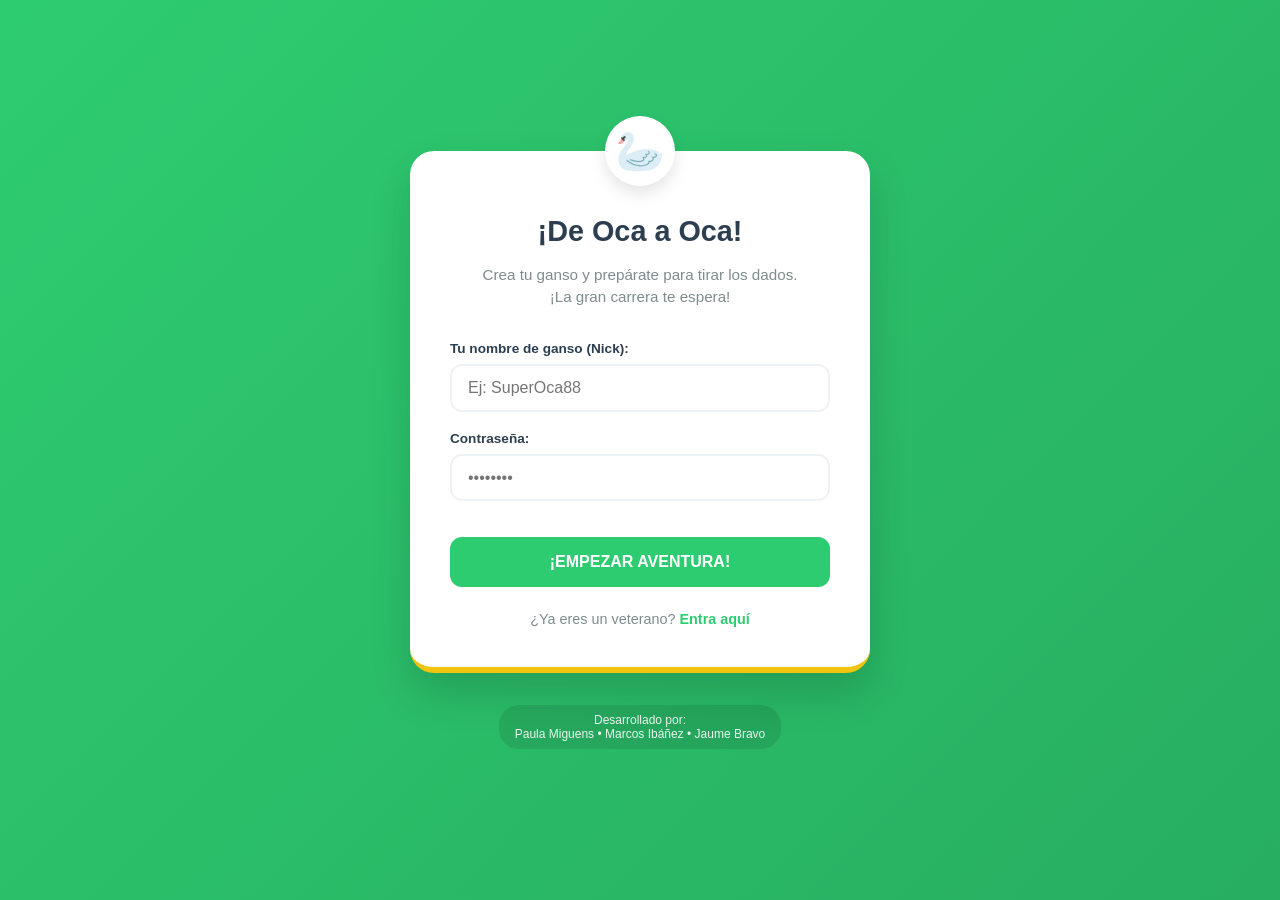
<file: index.html>
<!DOCTYPE html>
<html lang="es">
<head>
    <meta charset="UTF-8">
    <meta name="viewport" content="width=device-width, initial-scale=1.0">
    <title>Juego de la Oca - ¡Únete a la Carrera!</title>
    <link rel="stylesheet" href="estilos.css">
</head>
<body>

    <div class="contenedor icon-oca">
        <h1>¡De Oca a Oca!</h1>
        <p class="info">Crea tu ganso y prepárate para tirar los dados. <br> ¡La gran carrera te espera!</p>
        
        <form action="registrar" method="POST">
            <div class="form-group">
                <label>Tu nombre de ganso (Nick):</label>
                <input type="text" name="usuario" placeholder="Ej: SuperOca88" required>
            </div>
            
            <div class="form-group">
                <label>Contraseña:</label>
                <input type="password" name="clave" placeholder="••••••••" required>
            </div>
            
            <button type="submit">¡EMPEZAR AVENTURA!</button>
        </form>

        <div class="footer-link">
            ¿Ya eres un veterano? <a href="login.html">Entra aquí</a>
        </div>
    </div>

    <div class="footer-credits">
        Desarrollado por:<br>
        Paula Miguens • Marcos Ibáñez • Jaume Bravo
    </div>

</body>
</html>
</file>
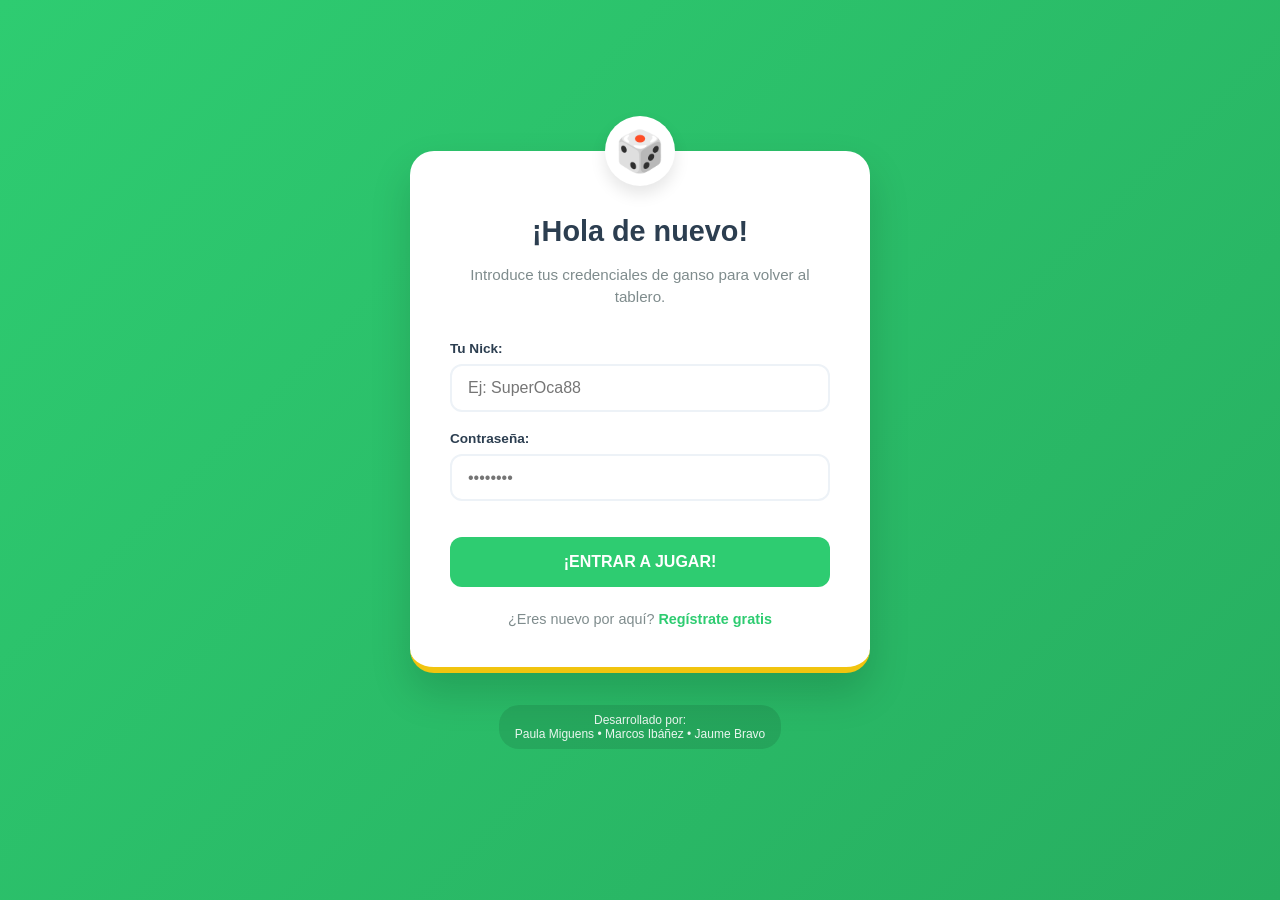
<file: login.html>
<!DOCTYPE html>
<html lang="es">
<head>
    <meta charset="UTF-8">
    <meta name="viewport" content="width=device-width, initial-scale=1.0">
    <title>Juego de la Oca - Iniciar Sesión</title>
        <link rel="stylesheet" href="estilos.css">
</head>
<body>

    <div class="contenedor icon-dados">
        <h1>¡Hola de nuevo!</h1>
        <p class="info">Introduce tus credenciales de ganso para volver al tablero.</p>
        
        <form action="entrar" method="POST">
            <div class="form-group">
                <label>Tu Nick:</label>
                <input type="text" name="usuario" placeholder="Ej: SuperOca88" required>
            </div>
            
            <div class="form-group">
                <label>Contraseña:</label>
                <input type="password" name="clave" placeholder="••••••••" required>
            </div>
            
            <button type="submit">¡ENTRAR A JUGAR!</button>
        </form>

        <div class="footer-link">
            ¿Eres nuevo por aquí? <a href="index.html">Regístrate gratis</a>
        </div>
    </div>

    <div class="footer-credits">
        Desarrollado por:<br>
        Paula Miguens • Marcos Ibáñez • Jaume Bravo
    </div>

</body>
</html>
</file>
<file: estilos.css>
:root {
    --primary: #2ecc71;
    --primary-hover: #27ae60;
    --secondary: #f1c40f;
    --dark: #2c3e50;
    --text-muted: #7f8c8d;
    --white: #ffffff;
}

body {
    font-family: 'Inter', -apple-system, sans-serif;
    background: linear-gradient(135deg, #2ecc71 0%, #27ae60 100%);
    margin: 0;
    display: flex;
    flex-direction: column;
    align-items: center;
    justify-content: center;
    min-height: 100vh;
}

.contenedor {
    background: var(--white);
    padding: 2.5rem;
    border-radius: 24px;
    box-shadow: 0 20px 40px rgba(0,0,0,0.15);
    width: 100%;
    max-width: 380px;
    text-align: center;
    position: relative;
    border-bottom: 6px solid var(--secondary);
    margin-bottom: 2rem;
}

/* El círculo del icono ahora está mejor perfilado */
.contenedor::before {
    font-size: 2.5rem;
    position: absolute;
    top: -35px;
    left: 50%;
    transform: translateX(-50%);
    background: var(--white);
    border-radius: 50%;
    width: 70px;
    height: 70px;
    display: flex;
    align-items: center;
    justify-content: center;
    box-shadow: 0 8px 16px rgba(0,0,0,0.1);
}

.icon-oca::before { content: "🦢"; }
.icon-dados::before { content: "🎲"; }

h1 {
    color: var(--dark);
    font-size: 1.8rem;
    margin: 1.5rem 0 0.5rem;
}

.info {
    color: var(--text-muted);
    font-size: 0.95rem;
    line-height: 1.5;
    margin-bottom: 2rem;
}

.form-group {
    text-align: left;
    margin-bottom: 1.2rem;
}

label {
    display: block;
    margin-bottom: 0.5rem;
    font-weight: 600;
    color: var(--dark);
    font-size: 0.85rem;
}

input {
    width: 100%;
    padding: 0.8rem 1rem;
    border: 2px solid #edf2f7;
    border-radius: 12px;
    box-sizing: border-box;
    font-size: 1rem;
    transition: all 0.3s ease;
}

input:focus {
    outline: none;
    border-color: var(--primary);
    box-shadow: 0 0 0 4px rgba(46, 204, 113, 0.1);
}

button {
    width: 100%;
    padding: 1rem;
    background: var(--primary);
    color: white;
    border: none;
    border-radius: 12px;
    font-size: 1rem;
    font-weight: 700;
    cursor: pointer;
    transition: all 0.2s;
    margin-top: 1rem;
}

button:hover {
    background: var(--primary-hover);
    transform: translateY(-2px);
}

.footer-link {
    margin-top: 1.5rem;
    font-size: 0.9rem;
    color: var(--text-muted);
}

.footer-link a {
    color: var(--primary);
    text-decoration: none;
    font-weight: 700;
}

.footer-credits {
    color: rgba(255,255,255,0.9);
    font-size: 0.75rem;
    text-align: center;
    background: rgba(0,0,0,0.1);
    padding: 0.5rem 1rem;
    border-radius: 20px;
}
</file>
